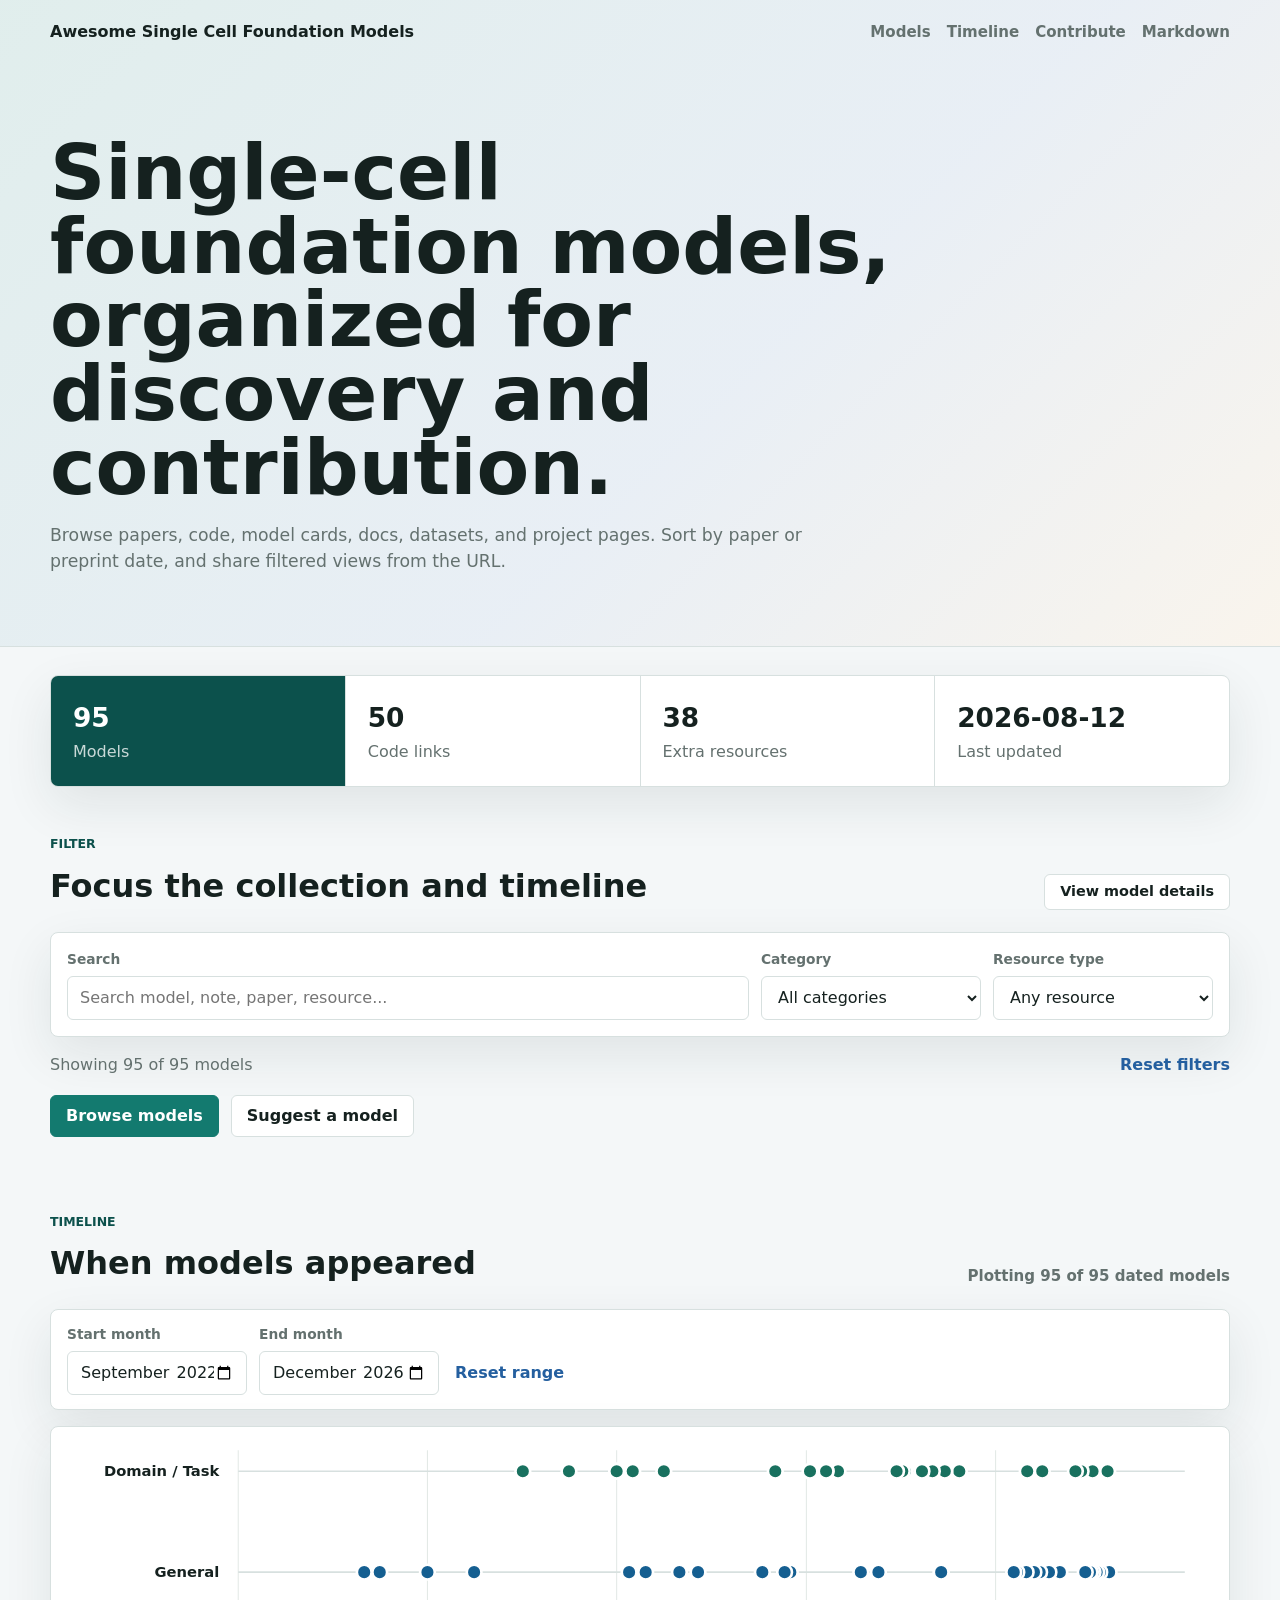
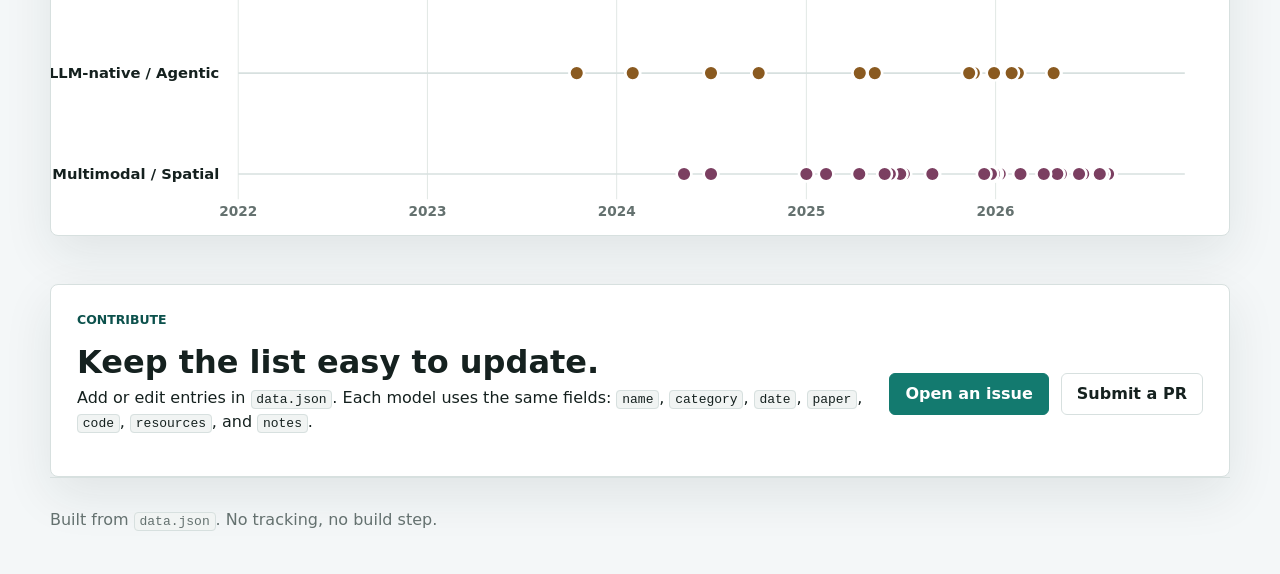
<file: index.html>
<!doctype html>
<html lang="en">
  <head>
    <meta charset="utf-8">
    <meta name="viewport" content="width=device-width, initial-scale=1">
    <title>Awesome Single Cell Foundation Models | Paper List and Resources</title>
    <meta name="description" content="Awesome Single Cell Foundation Models is a searchable paper list of single-cell foundation models, code, model cards, datasets, and resources.">
    <link rel="stylesheet" href="styles.css">
  </head>
  <body>
    <header class="site-header">
      <nav class="topbar" aria-label="Primary">
        <a class="brand" href="./">Awesome Single Cell Foundation Models</a>
        <div class="nav-links">
          <a class="models-link" href="models.html">Models</a>
          <a href="#timeline">Timeline</a>
          <a href="#contribute">Contribute</a>
          <a href="https://github.com/juntaic7/Awesome-Single-Cell-Foundation-Models#readme">Markdown</a>
        </div>
      </nav>

      <section class="hero">
        <h1>Single-cell foundation models, organized for discovery and contribution.</h1>
        <p class="subtitle">
          Browse papers, code, model cards, docs, datasets, and project pages. Sort by paper or preprint date, and share filtered views from the URL.
        </p>
      </section>
    </header>

    <main>
      <section class="stats" aria-label="Collection summary">
        <div>
          <span id="modelCount">0</span>
          <p>Models</p>
        </div>
        <div>
          <span id="codeCount">0</span>
          <p>Code links</p>
        </div>
        <div>
          <span id="resourceCount">0</span>
          <p>Extra resources</p>
        </div>
        <div>
          <span id="updatedDate">-</span>
          <p>Last updated</p>
        </div>
      </section>

      <section id="filters" class="section filter-section">
        <div class="section-heading">
          <div>
            <p class="eyebrow">Filter</p>
            <h2>Focus the collection and timeline</h2>
          </div>
          <a class="button small models-link" href="models.html">View model details</a>
        </div>

        <div class="filters" aria-label="Model filters">
          <label class="search">
            <span>Search</span>
            <input id="searchInput" type="search" placeholder="Search model, note, paper, resource...">
          </label>

          <label>
            <span>Category</span>
            <select id="categoryFilter">
              <option value="">All categories</option>
            </select>
          </label>

          <label>
            <span>Resource type</span>
            <select id="resourceFilter">
              <option value="">Any resource</option>
              <option value="code">Has code</option>
              <option value="model">Has model / weights</option>
              <option value="docs">Has docs / project</option>
              <option value="data">Has data</option>
            </select>
          </label>
        </div>

        <div class="result-row">
          <p id="resultCount">Showing 0 models</p>
          <button id="resetFilters" type="button">Reset filters</button>
        </div>

        <div class="filter-actions">
          <a class="button primary models-link" href="models.html">Browse models</a>
          <a class="button" href="https://github.com/juntaic7/Awesome-Single-Cell-Foundation-Models/issues/new?template=add-model.yml">Suggest a model</a>
        </div>
      </section>

      <section id="timeline" class="section">
        <div class="section-heading">
          <div>
            <p class="eyebrow">Timeline</p>
            <h2>When models appeared</h2>
          </div>
          <p id="timelineCount" class="section-note">Showing 0 models</p>
        </div>
        <div class="timeline-controls" aria-label="Timeline date range">
          <label>
            <span>Start month</span>
            <input id="timelineStart" type="month">
          </label>
          <label>
            <span>End month</span>
            <input id="timelineEnd" type="month">
          </label>
          <button id="resetTimelineRange" type="button">Reset range</button>
        </div>
        <div id="timelinePlot" class="timeline-plot" aria-live="polite"></div>
      </section>

      <section id="contribute" class="section contribute">
        <div>
          <p class="eyebrow">Contribute</p>
          <h2>Keep the list easy to update.</h2>
          <p>
            Add or edit entries in <code>data.json</code>. Each model uses the same fields:
            <code>name</code>, <code>category</code>, <code>date</code>, <code>paper</code>, <code>code</code>,
            <code>resources</code>, and <code>notes</code>.
          </p>
        </div>
        <div class="contribute-actions">
          <a class="button primary" href="https://github.com/juntaic7/Awesome-Single-Cell-Foundation-Models/issues/new?template=add-model.yml">Open an issue</a>
          <a class="button" href="https://github.com/juntaic7/Awesome-Single-Cell-Foundation-Models/pulls">Submit a PR</a>
        </div>
      </section>
    </main>

    <footer>
      <p>Built from <code>data.json</code>. No tracking, no build step.</p>
    </footer>

    <script src="app.js"></script>
  </body>
</html>
</file>
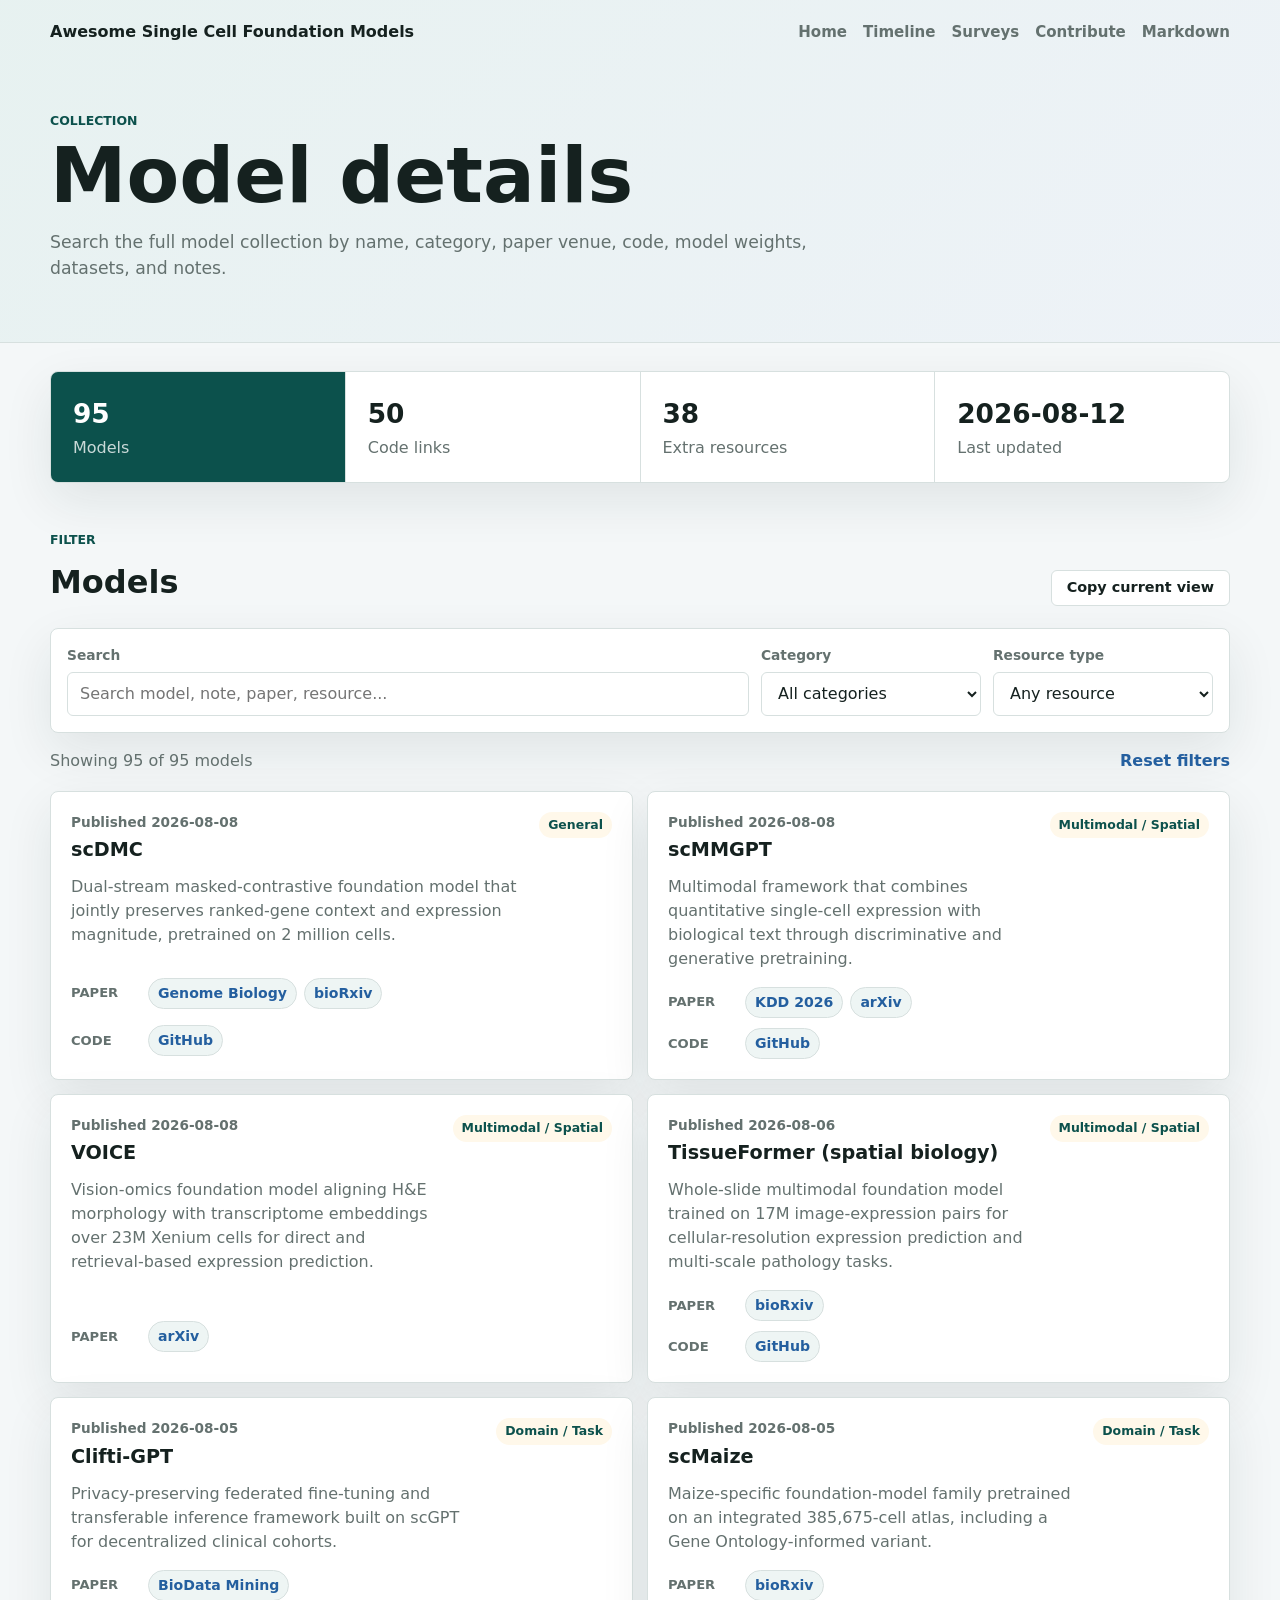
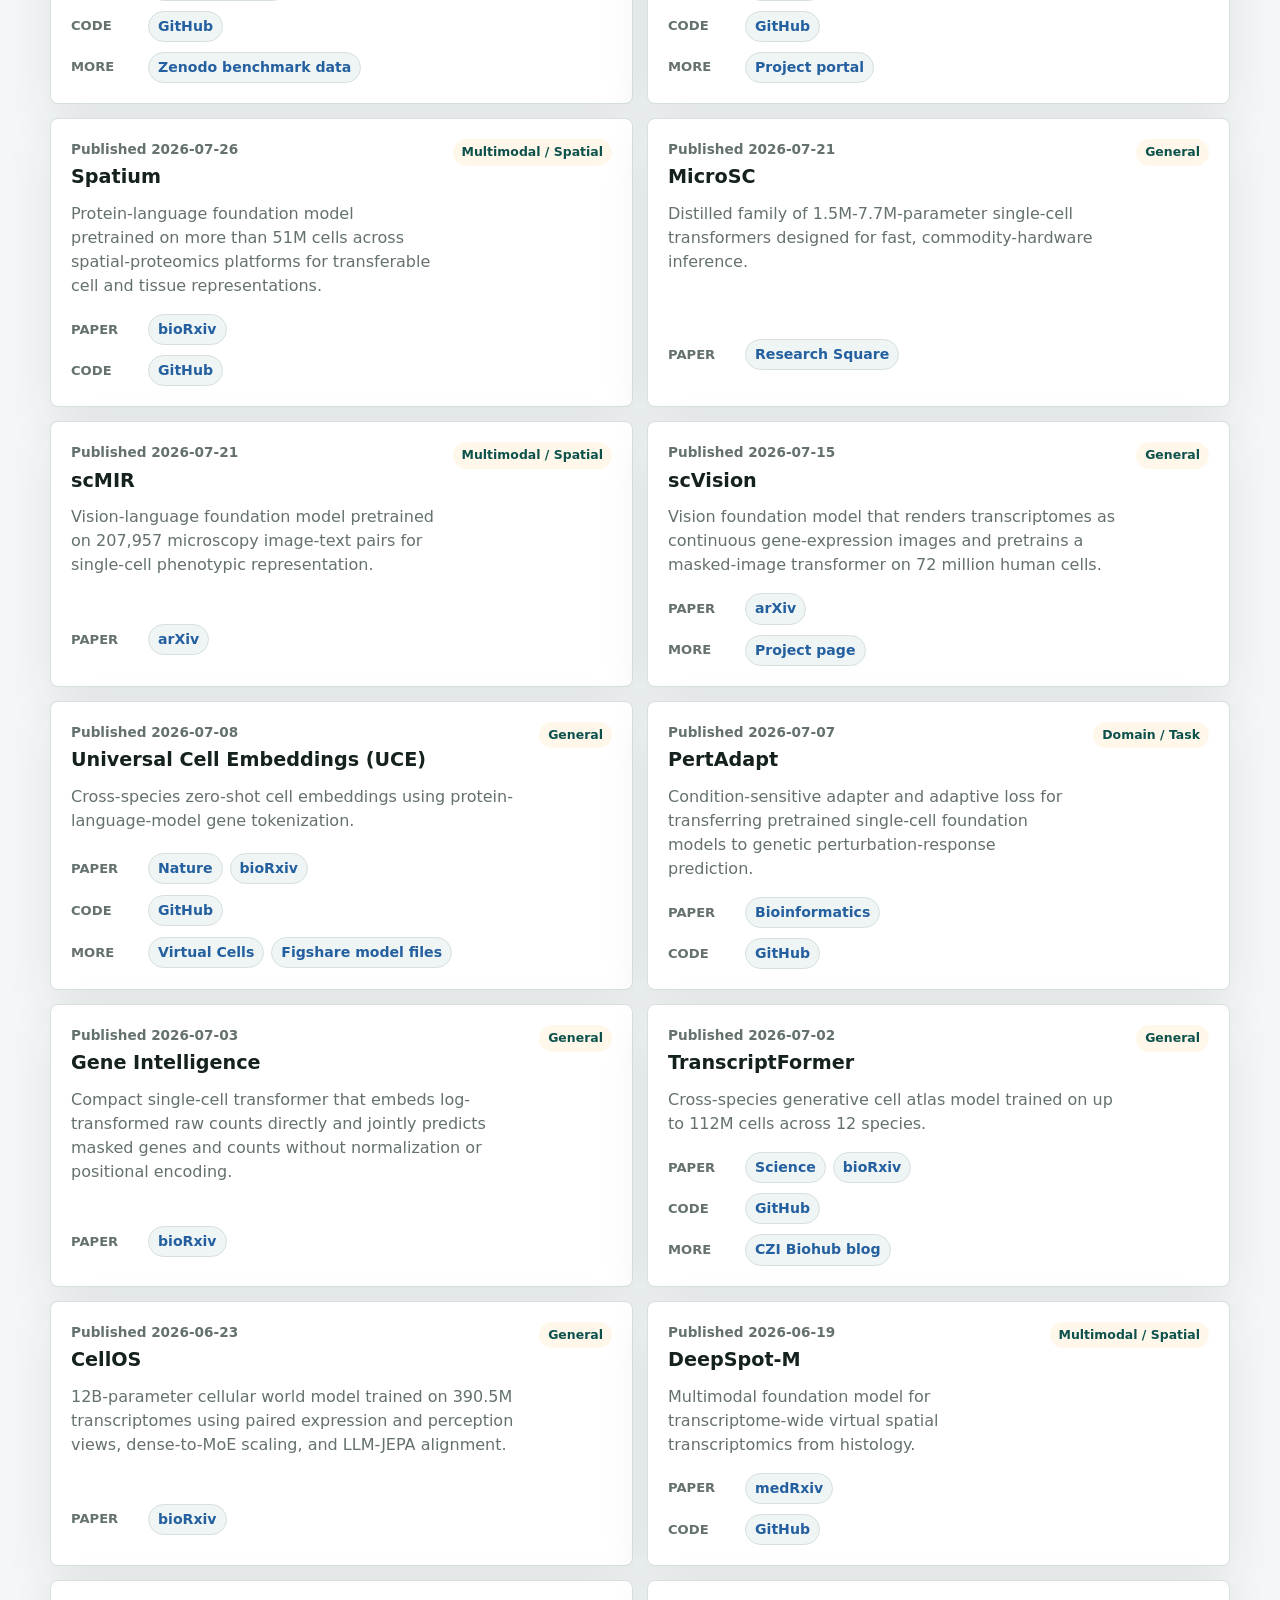
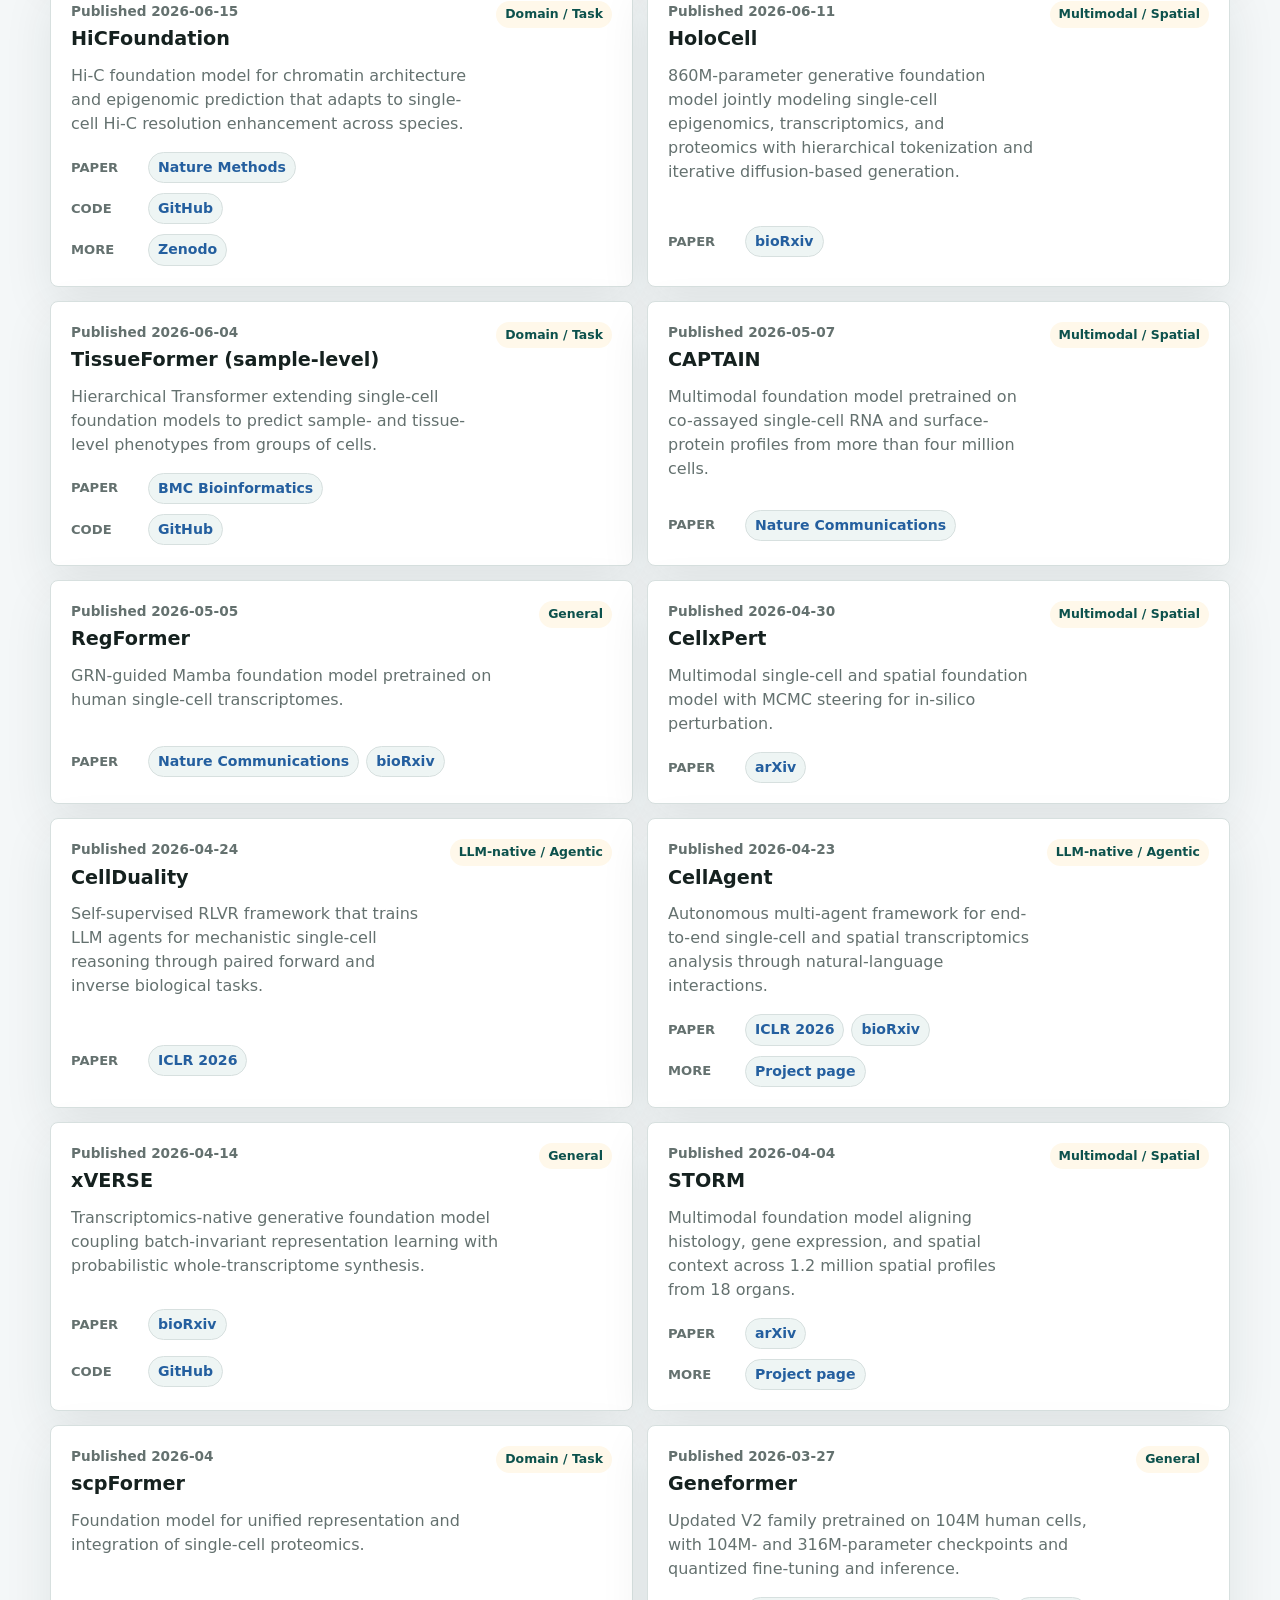
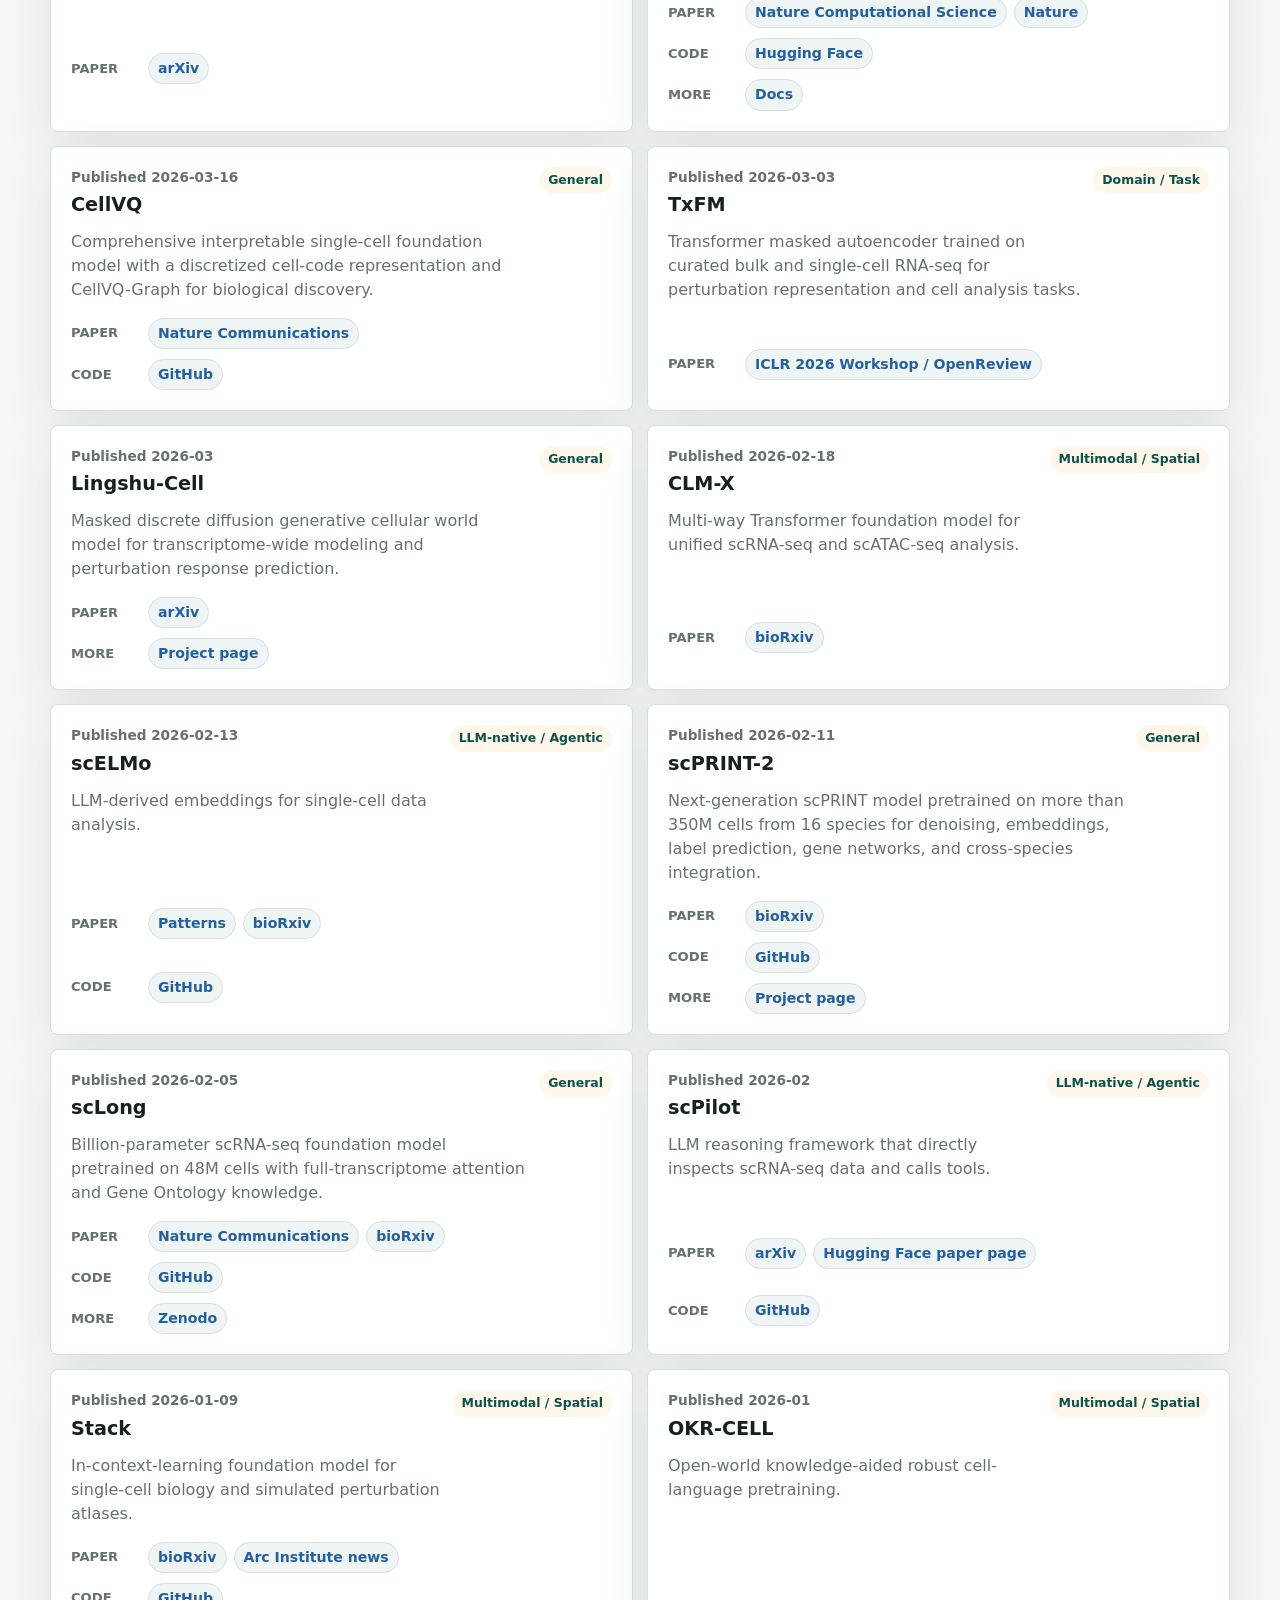
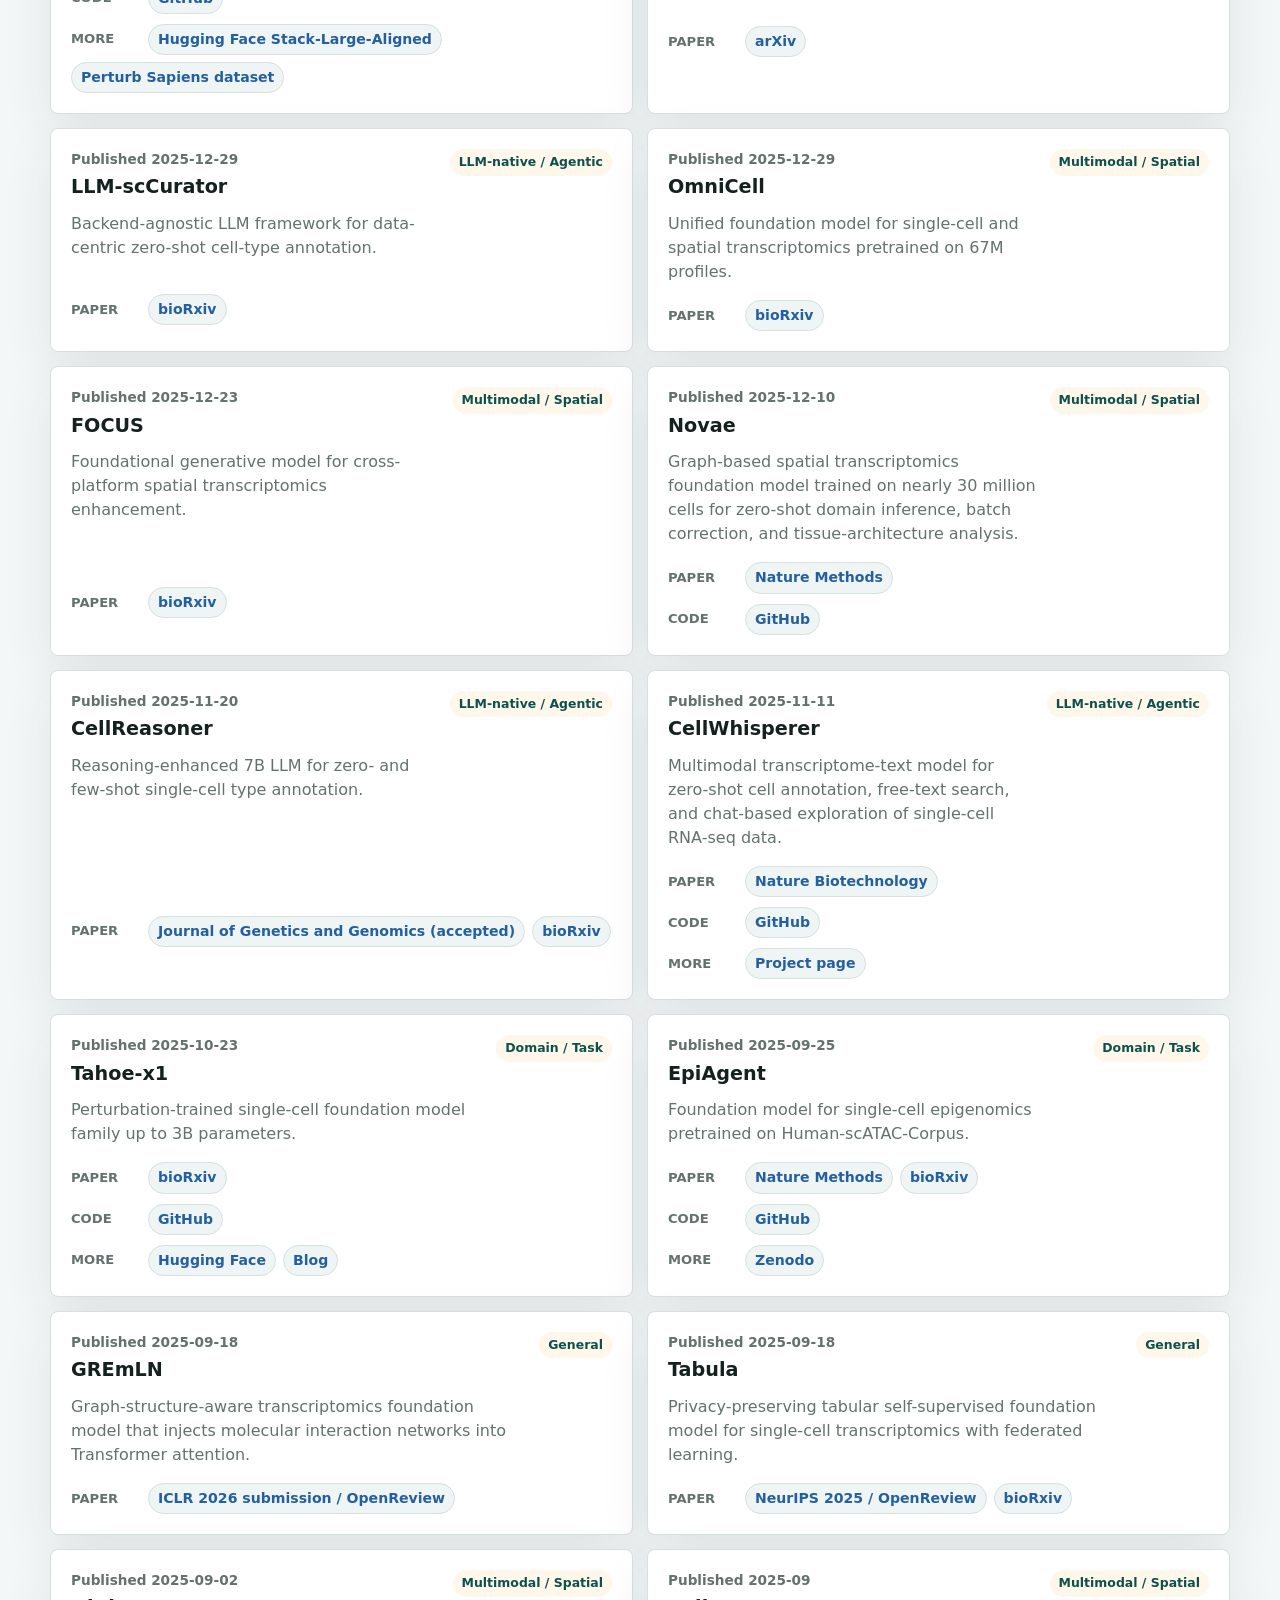
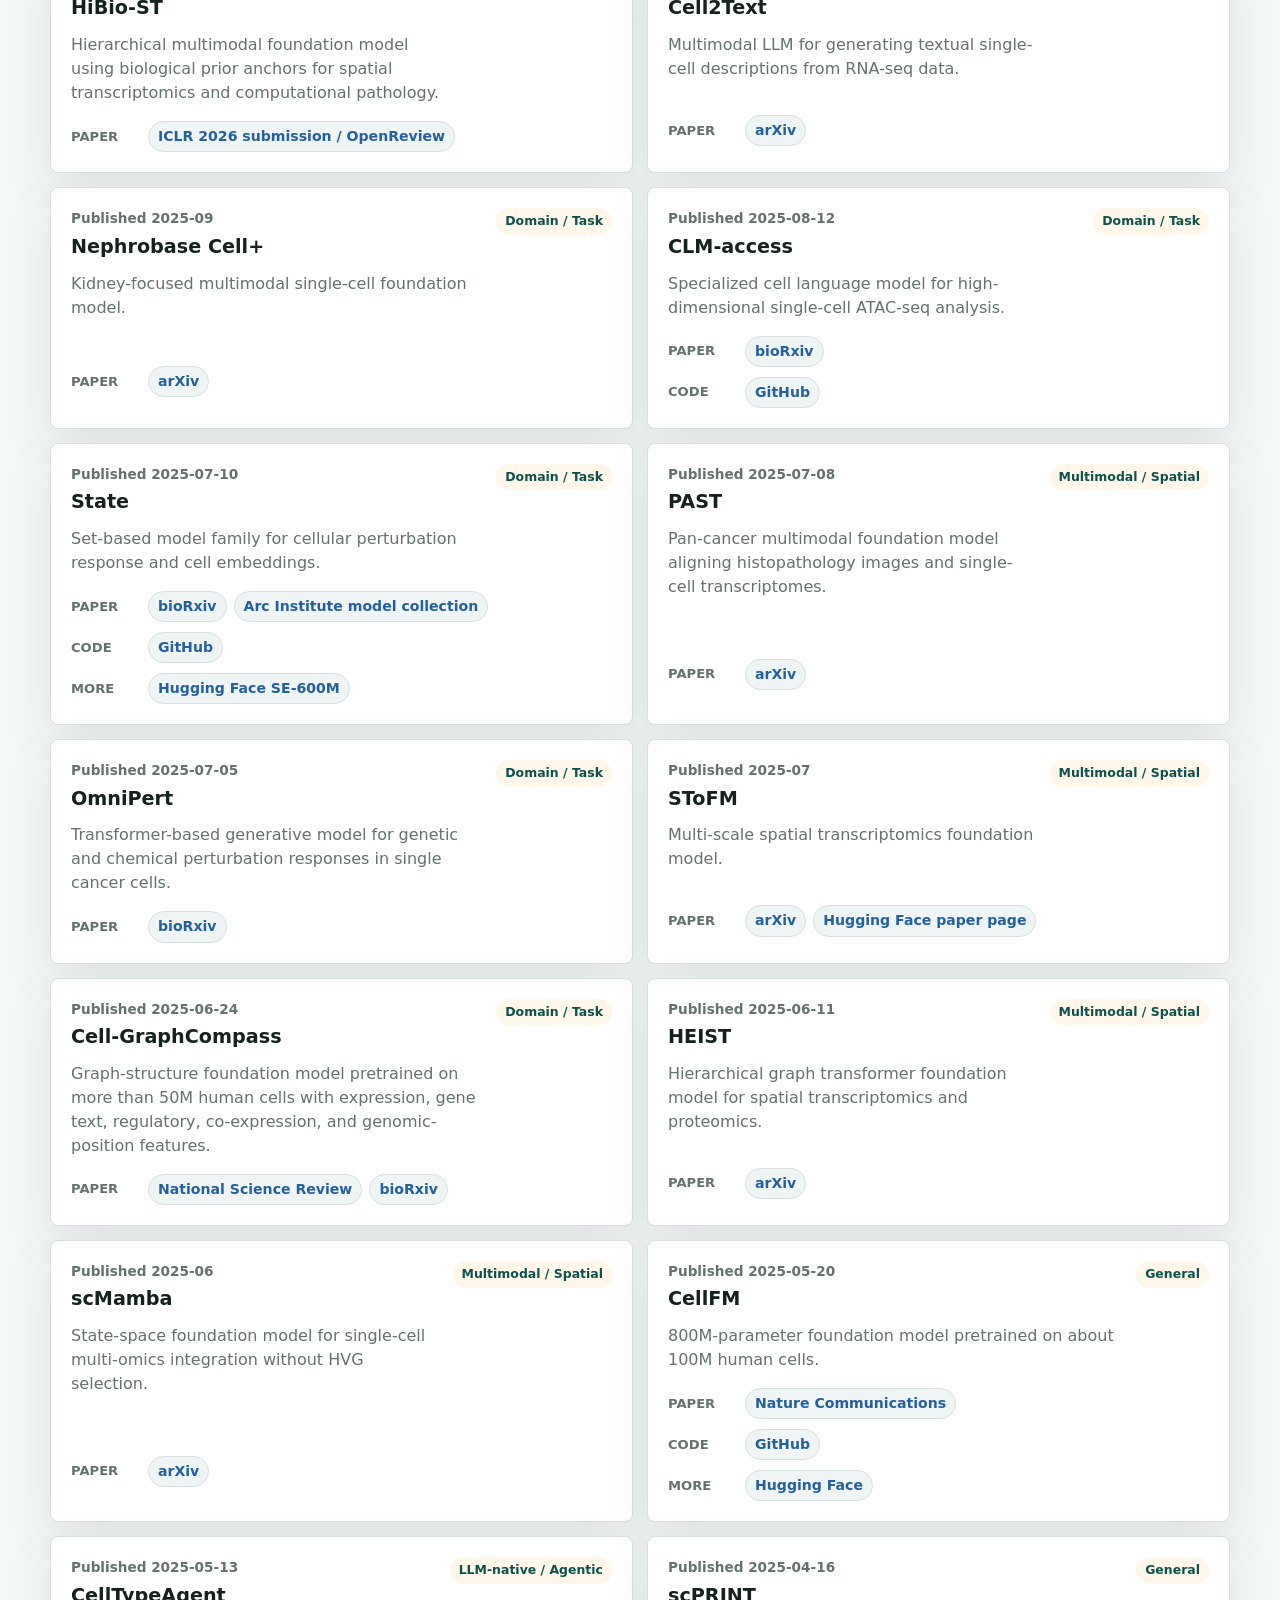
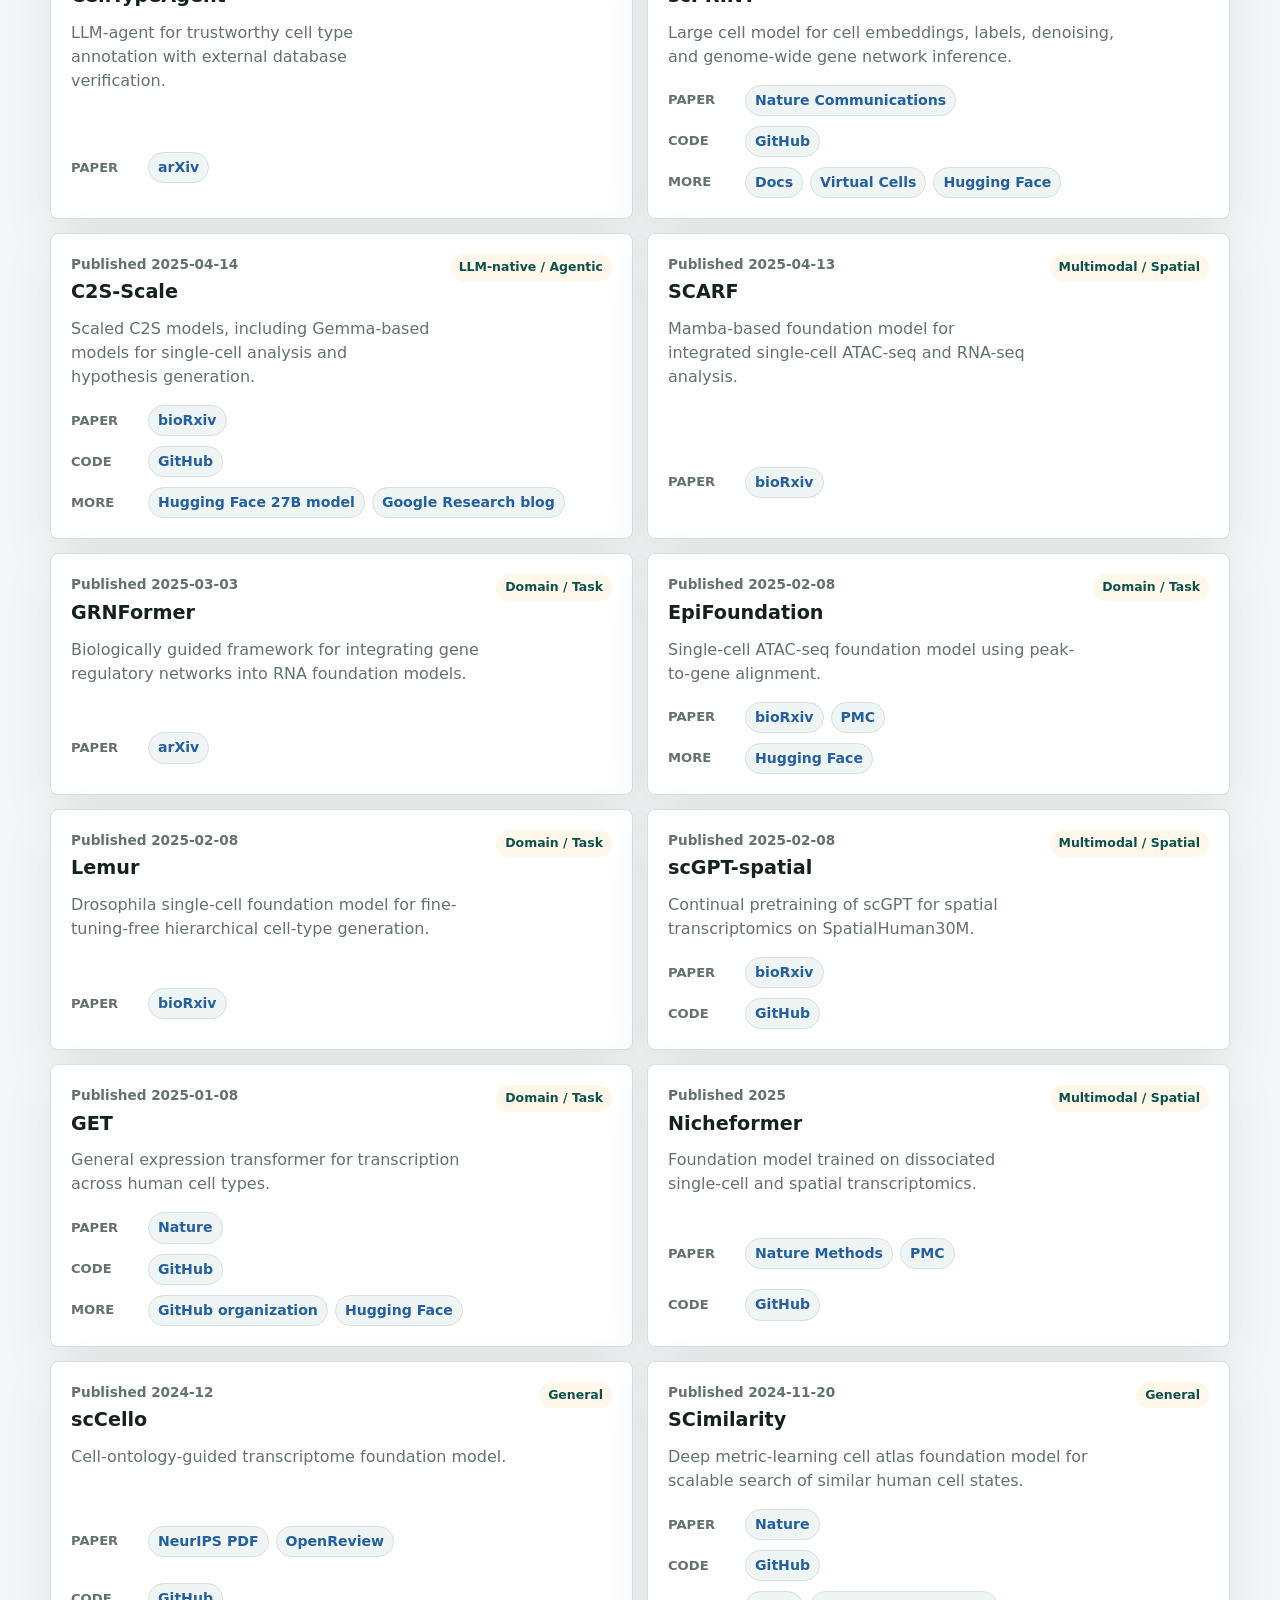
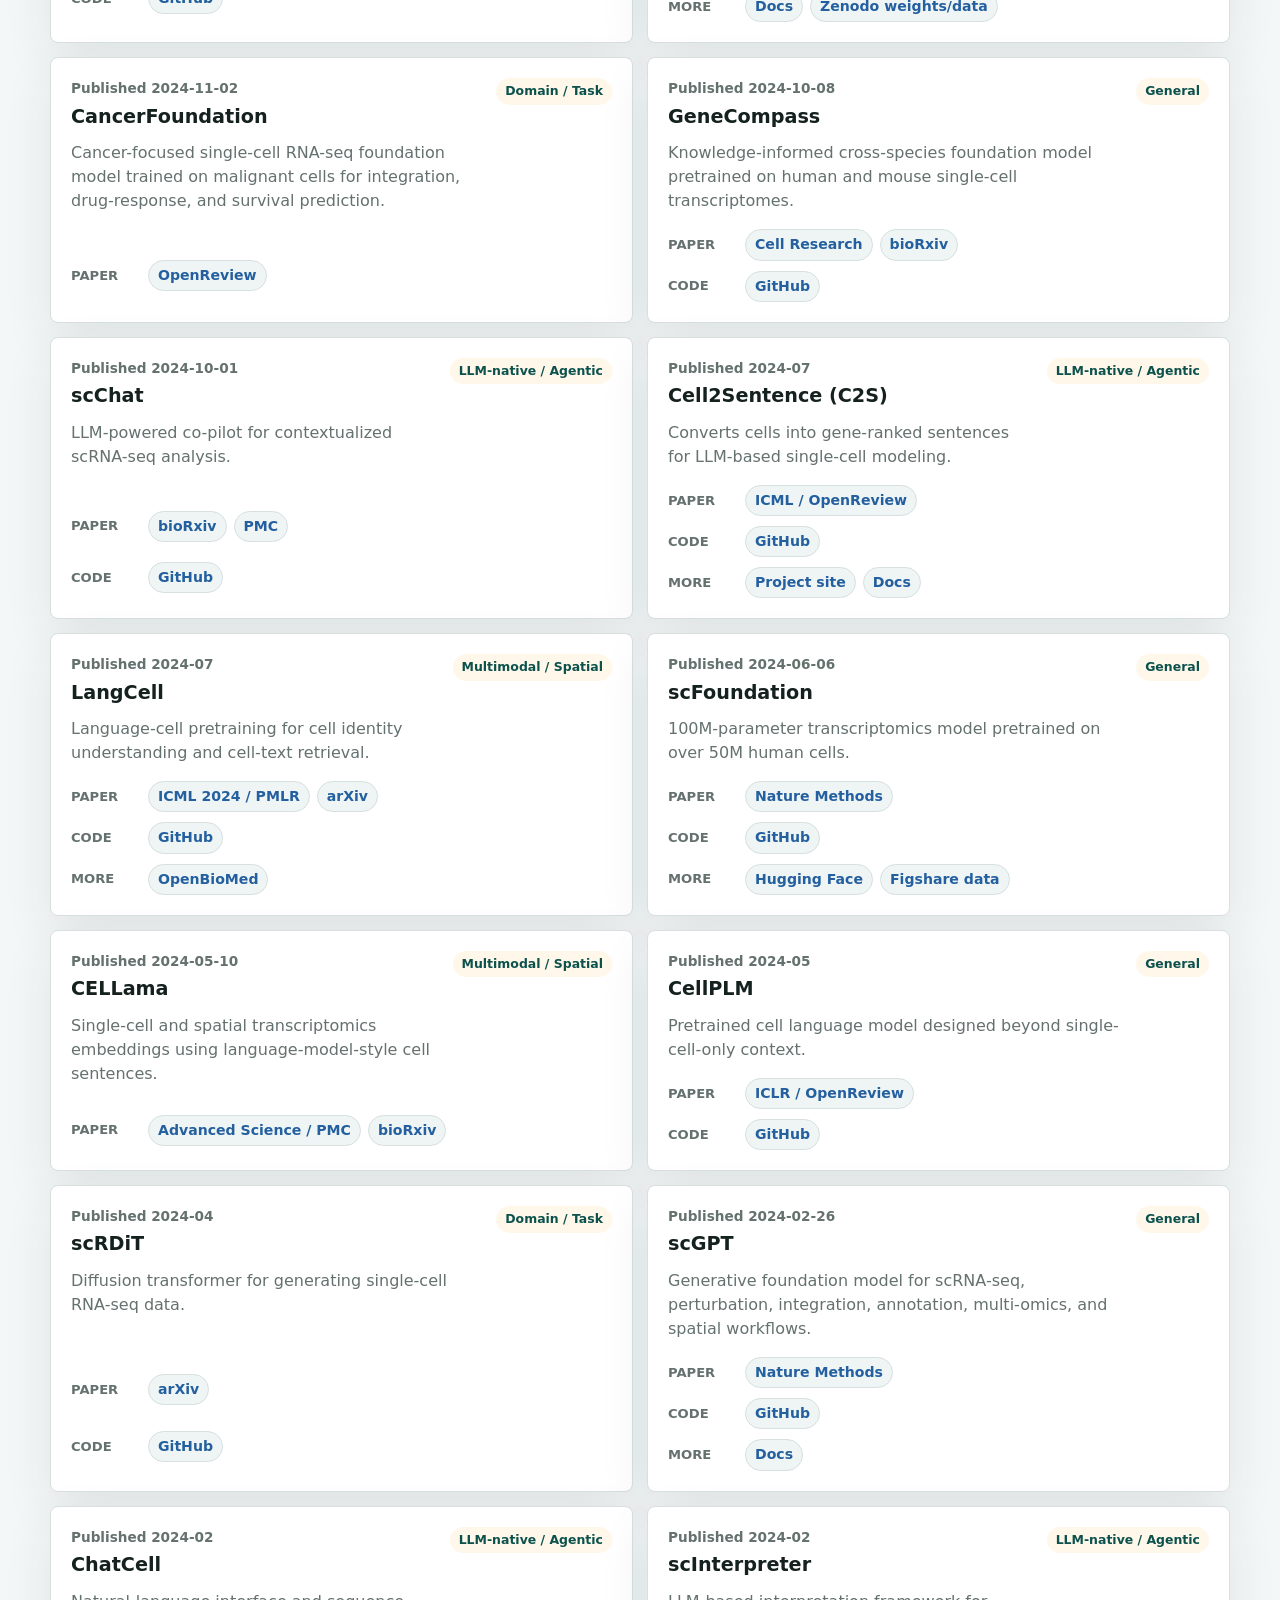
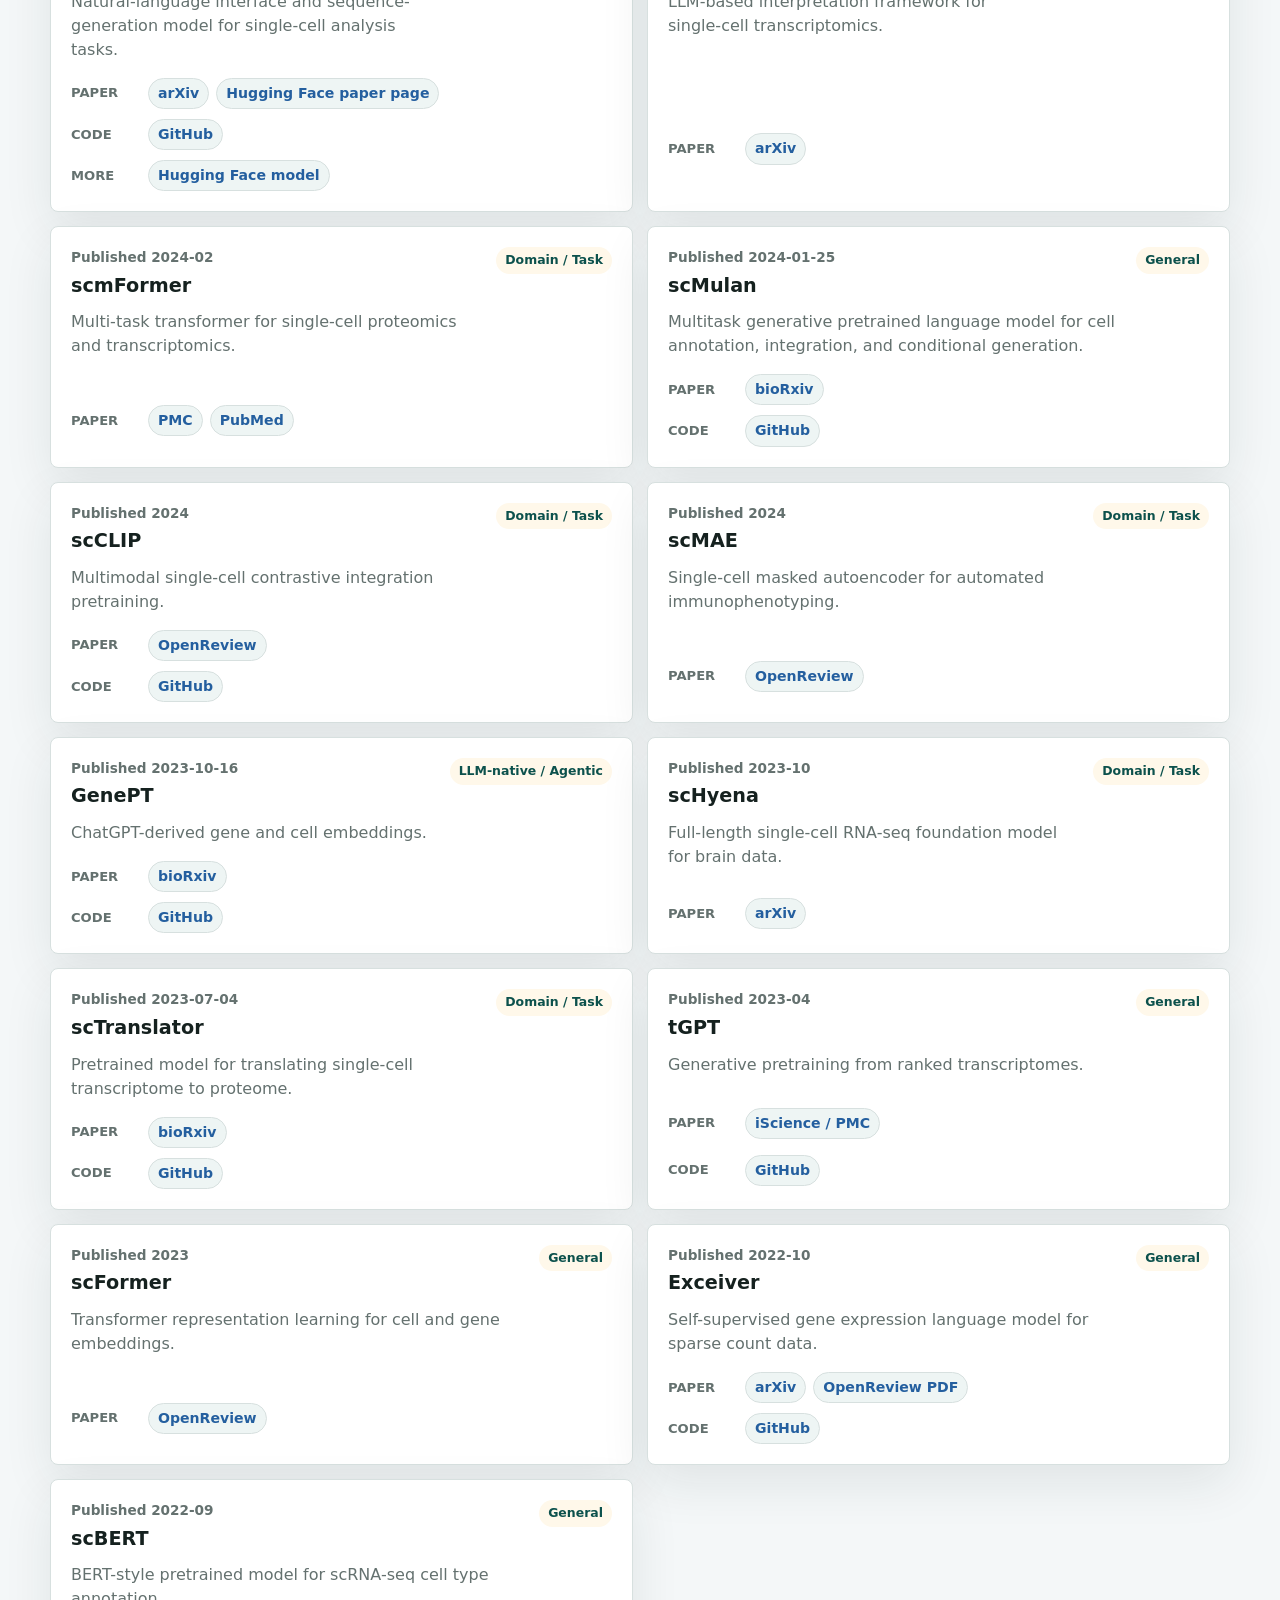
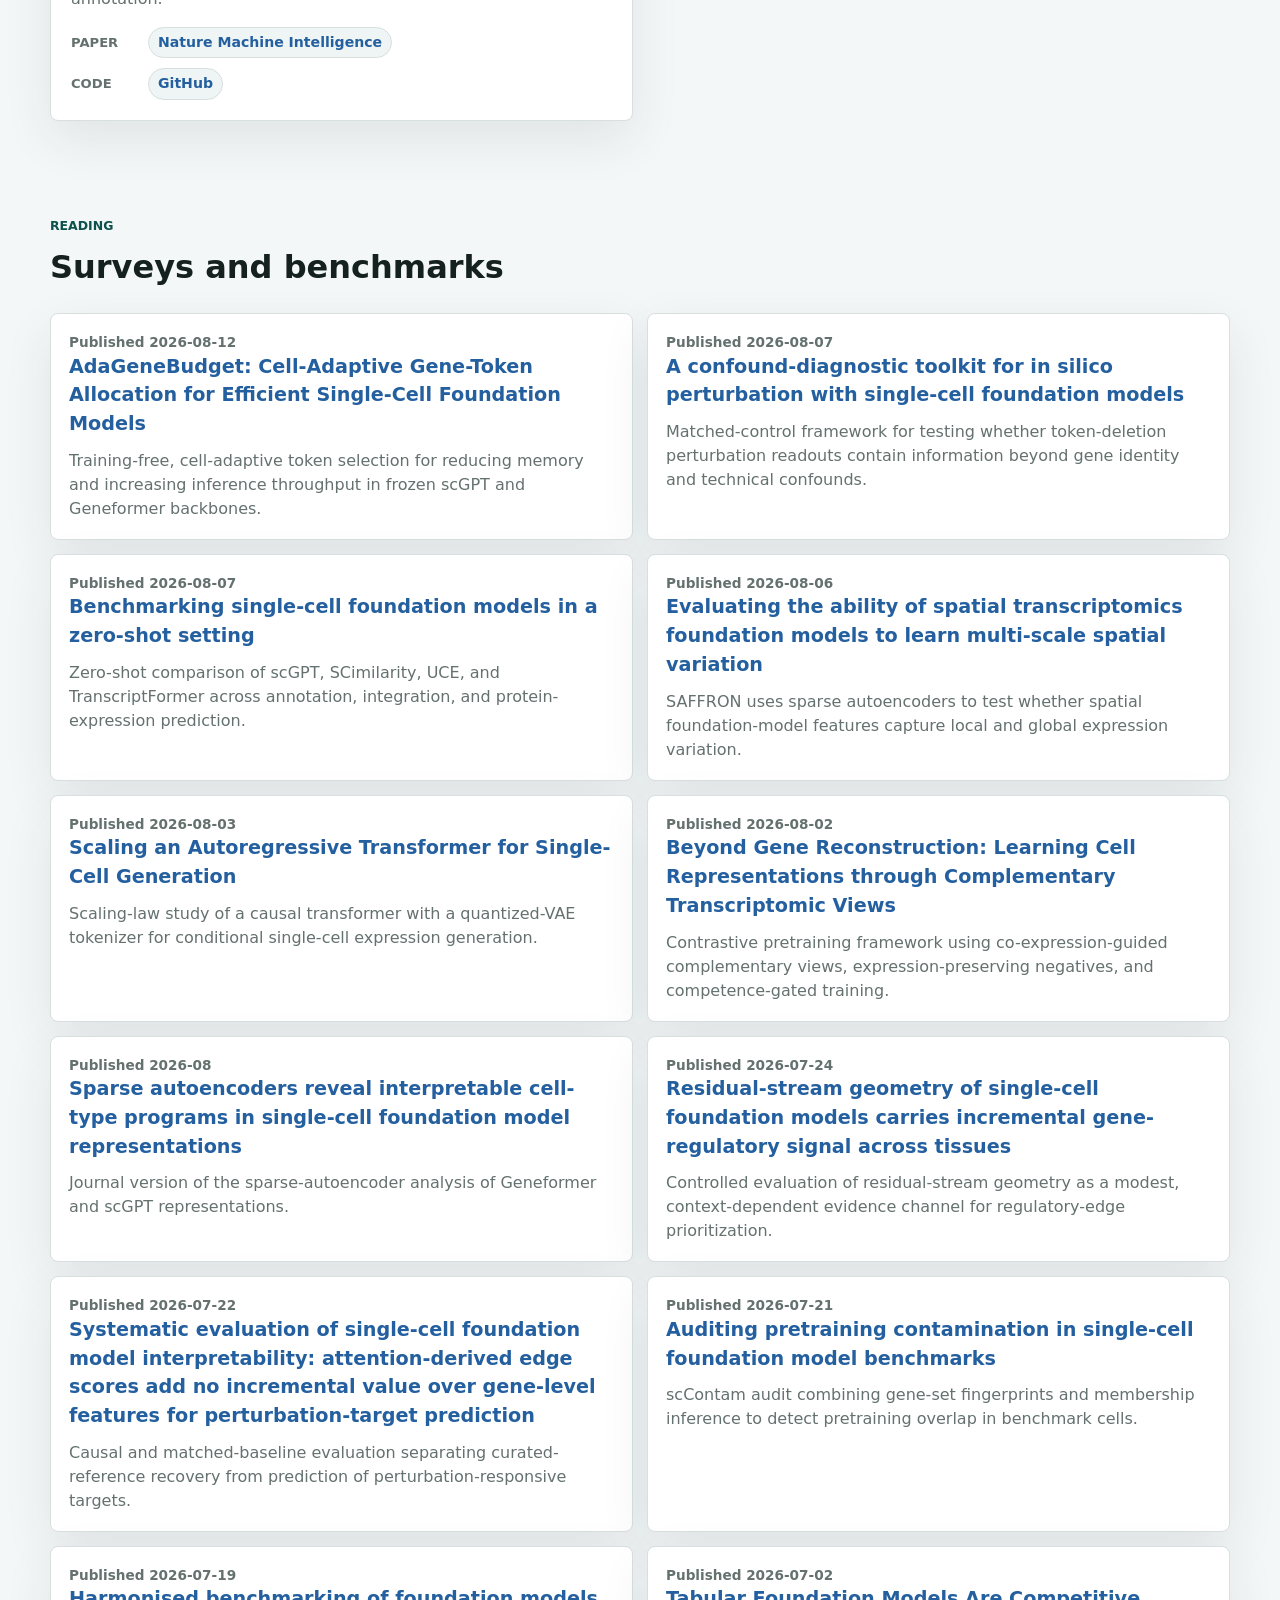
<file: models.html>
<!doctype html>
<html lang="en">
  <head>
    <meta charset="utf-8">
    <meta name="viewport" content="width=device-width, initial-scale=1">
    <title>Awesome Single Cell Foundation Models | Searchable Paper List</title>
    <meta name="description" content="Search and browse the Awesome Single Cell Foundation Models paper list, including single-cell foundation models, code, model cards, datasets, and project pages.">
    <link rel="stylesheet" href="styles.css">
  </head>
  <body>
    <header class="site-header compact-header">
      <nav class="topbar" aria-label="Primary">
        <a class="brand" href="./">Awesome Single Cell Foundation Models</a>
        <div class="nav-links">
          <a href="./">Home</a>
          <a href="./#timeline">Timeline</a>
          <a href="#resources">Surveys</a>
          <a href="./#contribute">Contribute</a>
          <a href="https://github.com/juntaic7/Awesome-Single-Cell-Foundation-Models#readme">Markdown</a>
        </div>
      </nav>

      <section class="page-hero">
        <p class="eyebrow">Collection</p>
        <h1>Model details</h1>
        <p class="subtitle">
          Search the full model collection by name, category, paper venue, code, model weights, datasets, and notes.
        </p>
      </section>
    </header>

    <main>
      <section class="stats" aria-label="Collection summary">
        <div>
          <span id="modelCount">0</span>
          <p>Models</p>
        </div>
        <div>
          <span id="codeCount">0</span>
          <p>Code links</p>
        </div>
        <div>
          <span id="resourceCount">0</span>
          <p>Extra resources</p>
        </div>
        <div>
          <span id="updatedDate">-</span>
          <p>Last updated</p>
        </div>
      </section>

      <section id="models" class="section">
        <div class="section-heading">
          <div>
            <p class="eyebrow">Filter</p>
            <h2>Models</h2>
          </div>
          <button id="copyView" class="button small" type="button">Copy current view</button>
        </div>

        <div class="filters" aria-label="Model filters">
          <label class="search">
            <span>Search</span>
            <input id="searchInput" type="search" placeholder="Search model, note, paper, resource...">
          </label>

          <label>
            <span>Category</span>
            <select id="categoryFilter">
              <option value="">All categories</option>
            </select>
          </label>

          <label>
            <span>Resource type</span>
            <select id="resourceFilter">
              <option value="">Any resource</option>
              <option value="code">Has code</option>
              <option value="model">Has model / weights</option>
              <option value="docs">Has docs / project</option>
              <option value="data">Has data</option>
            </select>
          </label>
        </div>

        <div class="result-row">
          <p id="resultCount">Showing 0 models</p>
          <button id="resetFilters" type="button">Reset filters</button>
        </div>

        <div id="modelGrid" class="model-grid" aria-live="polite"></div>
      </section>

      <section id="resources" class="section">
        <div class="section-heading">
          <div>
            <p class="eyebrow">Reading</p>
            <h2>Surveys and benchmarks</h2>
          </div>
        </div>
        <div id="resourceList" class="resource-list"></div>
      </section>
    </main>

    <footer>
      <p>Built from <code>data.json</code>. No tracking, no build step.</p>
    </footer>

    <script src="app.js"></script>
  </body>
</html>
</file>
<file: styles.css>
:root {
  color-scheme: light;
  --bg: #f4f7f8;
  --surface: #ffffff;
  --surface-soft: #eef5f4;
  --surface-warm: #fff8ea;
  --text: #15211f;
  --muted: #64716f;
  --line: #d7e0df;
  --accent: #137a6f;
  --accent-dark: #0c514c;
  --accent-soft: #d8eeeb;
  --link: #245f9f;
  --gold: #b67916;
  --shadow: 0 18px 50px rgba(20, 46, 48, 0.09);
}

* {
  box-sizing: border-box;
}

body {
  margin: 0;
  background: var(--bg);
  color: var(--text);
  font-family: Inter, ui-sans-serif, system-ui, -apple-system, BlinkMacSystemFont, "Segoe UI", sans-serif;
  line-height: 1.5;
}

a {
  color: var(--link);
  text-decoration: none;
}

a:hover {
  text-decoration: underline;
}

code {
  border: 1px solid var(--line);
  border-radius: 4px;
  background: #f1f4f3;
  padding: 0.08rem 0.3rem;
}

.site-header {
  background:
    linear-gradient(135deg, rgba(19, 122, 111, 0.13), rgba(36, 95, 159, 0.1) 58%, rgba(182, 121, 22, 0.08)),
    var(--surface);
  border-bottom: 1px solid var(--line);
}

.topbar,
main,
footer {
  width: min(1180px, calc(100% - 32px));
  margin: 0 auto;
}

.topbar {
  min-height: 64px;
  display: flex;
  align-items: center;
  justify-content: space-between;
  gap: 24px;
}

.brand {
  color: var(--text);
  font-weight: 800;
  letter-spacing: 0;
}

.nav-links {
  display: flex;
  flex-wrap: wrap;
  gap: 16px;
  font-size: 0.94rem;
}

.nav-links a {
  color: var(--muted);
  font-weight: 700;
}

.nav-links a:hover {
  color: var(--accent-dark);
  text-decoration: none;
}

.hero,
.page-hero {
  width: min(1180px, calc(100% - 32px));
  margin: 0 auto;
}

.hero {
  padding: 72px 0 54px;
}

.page-hero {
  padding: 48px 0 42px;
}

.compact-header {
  background:
    linear-gradient(135deg, rgba(19, 122, 111, 0.1), rgba(36, 95, 159, 0.08)),
    var(--surface);
}

.eyebrow {
  margin: 0 0 8px;
  color: var(--accent-dark);
  font-size: 0.78rem;
  font-weight: 800;
  letter-spacing: 0;
  text-transform: uppercase;
}

h1,
h2,
h3,
p {
  margin-top: 0;
}

h1 {
  max-width: 920px;
  margin-bottom: 18px;
  font-size: clamp(2.35rem, 6vw, 5.4rem);
  line-height: 0.96;
  letter-spacing: 0;
}

h2 {
  margin-bottom: 0;
  font-size: 2rem;
  letter-spacing: 0;
}

h3 {
  margin-bottom: 10px;
  font-size: 1.2rem;
  letter-spacing: 0;
}

.subtitle {
  max-width: 760px;
  color: var(--muted);
  font-size: 1.08rem;
}

.filter-actions,
.contribute-actions {
  display: flex;
  flex-wrap: wrap;
  gap: 12px;
  margin-top: 28px;
}

.filter-actions {
  margin-top: 18px;
}

.button,
button {
  display: inline-flex;
  align-items: center;
  justify-content: center;
  min-height: 42px;
  border: 1px solid var(--line);
  border-radius: 6px;
  background: var(--surface);
  color: var(--text);
  padding: 0 15px;
  font: inherit;
  font-weight: 700;
  cursor: pointer;
  transition: border-color 150ms ease, background 150ms ease, color 150ms ease, transform 150ms ease;
}

.button:hover,
button:hover {
  border-color: var(--accent);
  text-decoration: none;
  transform: translateY(-1px);
}

.button.primary {
  border-color: var(--accent);
  background: var(--accent);
  color: #fff;
}

.button.small {
  min-height: 36px;
  font-size: 0.9rem;
}

.stats {
  display: grid;
  grid-template-columns: repeat(4, 1fr);
  gap: 1px;
  overflow: hidden;
  margin-top: 28px;
  border: 1px solid var(--line);
  border-radius: 8px;
  background: var(--line);
  box-shadow: var(--shadow);
}

.stats div {
  background: var(--surface);
  padding: 22px;
}

.stats div:first-child {
  background: var(--accent-dark);
  color: #fff;
}

.stats span {
  display: block;
  margin-bottom: 3px;
  font-size: 1.65rem;
  font-weight: 850;
}

.stats p,
.result-row p,
footer p {
  margin-bottom: 0;
  color: var(--muted);
}

.stats div:first-child p {
  color: rgba(255, 255, 255, 0.78);
}

.section {
  padding: 48px 0;
}

.filter-section {
  padding-bottom: 28px;
}

.section-heading {
  display: flex;
  align-items: end;
  justify-content: space-between;
  gap: 16px;
  margin-bottom: 22px;
}

.section-note {
  margin-bottom: 0;
  color: var(--muted);
  font-size: 0.94rem;
  font-weight: 700;
}

.filters {
  display: grid;
  grid-template-columns: minmax(220px, 1fr) 220px 220px;
  gap: 12px;
  margin-bottom: 16px;
  border: 1px solid var(--line);
  border-radius: 8px;
  background: var(--surface);
  padding: 16px;
  box-shadow: var(--shadow);
}

label span {
  display: block;
  margin-bottom: 6px;
  color: var(--muted);
  font-size: 0.86rem;
  font-weight: 700;
}

input,
select {
  width: 100%;
  height: 44px;
  border: 1px solid var(--line);
  border-radius: 6px;
  background: var(--surface);
  color: var(--text);
  padding: 0 12px;
  font: inherit;
}

input:focus,
select:focus {
  border-color: var(--accent);
  outline: 3px solid var(--accent-soft);
}

.result-row {
  display: flex;
  align-items: center;
  justify-content: space-between;
  gap: 12px;
  margin-bottom: 18px;
}

.result-row button {
  min-height: auto;
  border: 0;
  background: transparent;
  color: var(--link);
  padding: 0;
}

.model-grid {
  display: grid;
  grid-template-columns: repeat(2, minmax(0, 1fr));
  gap: 14px;
}

.model-card,
.resource-card,
.contribute {
  border: 1px solid var(--line);
  border-radius: 8px;
  background: var(--surface);
  box-shadow: var(--shadow);
}

.model-card {
  display: grid;
  gap: 16px;
  padding: 20px;
  scroll-margin-top: 24px;
}

.model-card:target {
  border-color: var(--accent);
  box-shadow: 0 0 0 3px var(--accent-soft), var(--shadow);
}

.model-card header {
  display: flex;
  align-items: start;
  justify-content: space-between;
  gap: 12px;
}

.category {
  flex: none;
  border-radius: 999px;
  background: var(--surface-warm);
  color: var(--accent-dark);
  padding: 4px 9px;
  font-size: 0.78rem;
  font-weight: 800;
}

.notes {
  margin-bottom: 0;
  color: var(--muted);
}

.model-date {
  margin-bottom: 4px;
  color: var(--muted);
  font-size: 0.85rem;
  font-weight: 800;
}

.link-groups {
  display: grid;
  gap: 10px;
}

.link-group {
  display: flex;
  flex-wrap: wrap;
  gap: 7px;
  align-items: center;
}

.link-label {
  min-width: 70px;
  color: var(--muted);
  font-size: 0.82rem;
  font-weight: 800;
  text-transform: uppercase;
}

.pill {
  border: 1px solid var(--line);
  border-radius: 999px;
  background: var(--surface-soft);
  padding: 4px 9px;
  font-size: 0.88rem;
  font-weight: 700;
}

.resource-list {
  display: grid;
  grid-template-columns: repeat(2, minmax(0, 1fr));
  gap: 14px;
}

.timeline-plot {
  overflow-x: auto;
  border: 1px solid var(--line);
  border-radius: 8px;
  background: var(--surface);
  box-shadow: var(--shadow);
}

.timeline-controls {
  display: flex;
  align-items: end;
  flex-wrap: wrap;
  gap: 12px;
  margin-bottom: 16px;
  border: 1px solid var(--line);
  border-radius: 8px;
  background: var(--surface);
  padding: 14px 16px;
  box-shadow: var(--shadow);
}

.timeline-controls label {
  width: 180px;
}

.timeline-controls button {
  min-height: 44px;
  border: 0;
  background: transparent;
  color: var(--link);
  padding: 0 4px;
}

.timeline-plot svg {
  display: block;
  min-width: 920px;
  width: 100%;
}

.timeline-year line {
  stroke: #e3e9e6;
  stroke-width: 1;
}

.timeline-year text {
  fill: var(--muted);
  font-size: 13px;
  font-weight: 800;
  text-anchor: middle;
}

.timeline-lane line {
  stroke: var(--line);
  stroke-width: 1.5;
}

.timeline-lane text {
  fill: var(--text);
  font-size: 14px;
  font-weight: 850;
  text-anchor: end;
}

.timeline-point circle {
  stroke: #fff;
  stroke-width: 2.5;
  transform-box: fill-box;
  transform-origin: center;
  transition: transform 150ms ease, stroke-width 150ms ease;
}

.timeline-point {
  cursor: pointer;
}

.timeline-point text {
  fill: var(--text);
  font-size: 12px;
  font-weight: 800;
  opacity: 0;
  pointer-events: none;
  paint-order: stroke;
  stroke: var(--surface);
  stroke-linejoin: round;
  stroke-width: 4px;
  transition: opacity 120ms ease;
}

.timeline-point-link {
  pointer-events: none;
}

.timeline-point:hover .timeline-point-link,
.timeline-point:focus .timeline-point-link,
.timeline-point-link:focus {
  pointer-events: auto;
}

.timeline-point:hover .timeline-point-link text,
.timeline-point:focus .timeline-point-link text,
.timeline-point-link:focus text {
  cursor: pointer;
  pointer-events: auto;
  text-decoration: underline;
}

.timeline-point:hover circle,
.timeline-point:focus circle {
  transform: scale(1.8);
  stroke-width: 2;
}

.timeline-point:hover text,
.timeline-point:focus text,
.timeline-point-link:focus text {
  opacity: 1;
}

.resource-card {
  padding: 18px;
}

.resource-card p {
  margin-bottom: 0;
  color: var(--muted);
}

.contribute {
  display: grid;
  grid-template-columns: 1fr auto;
  gap: 20px;
  align-items: center;
  padding: 26px;
}

footer {
  padding: 30px 0 42px;
  border-top: 1px solid var(--line);
}

@media (max-width: 820px) {
  .topbar,
  .section-heading,
  .result-row,
  .contribute {
    align-items: start;
    flex-direction: column;
  }

  .stats,
  .filters,
  .model-grid,
  .resource-list,
  .contribute {
    grid-template-columns: 1fr;
  }

  .hero {
    padding: 48px 0 38px;
  }

  h1 {
    font-size: 2.7rem;
  }
}
</file>
